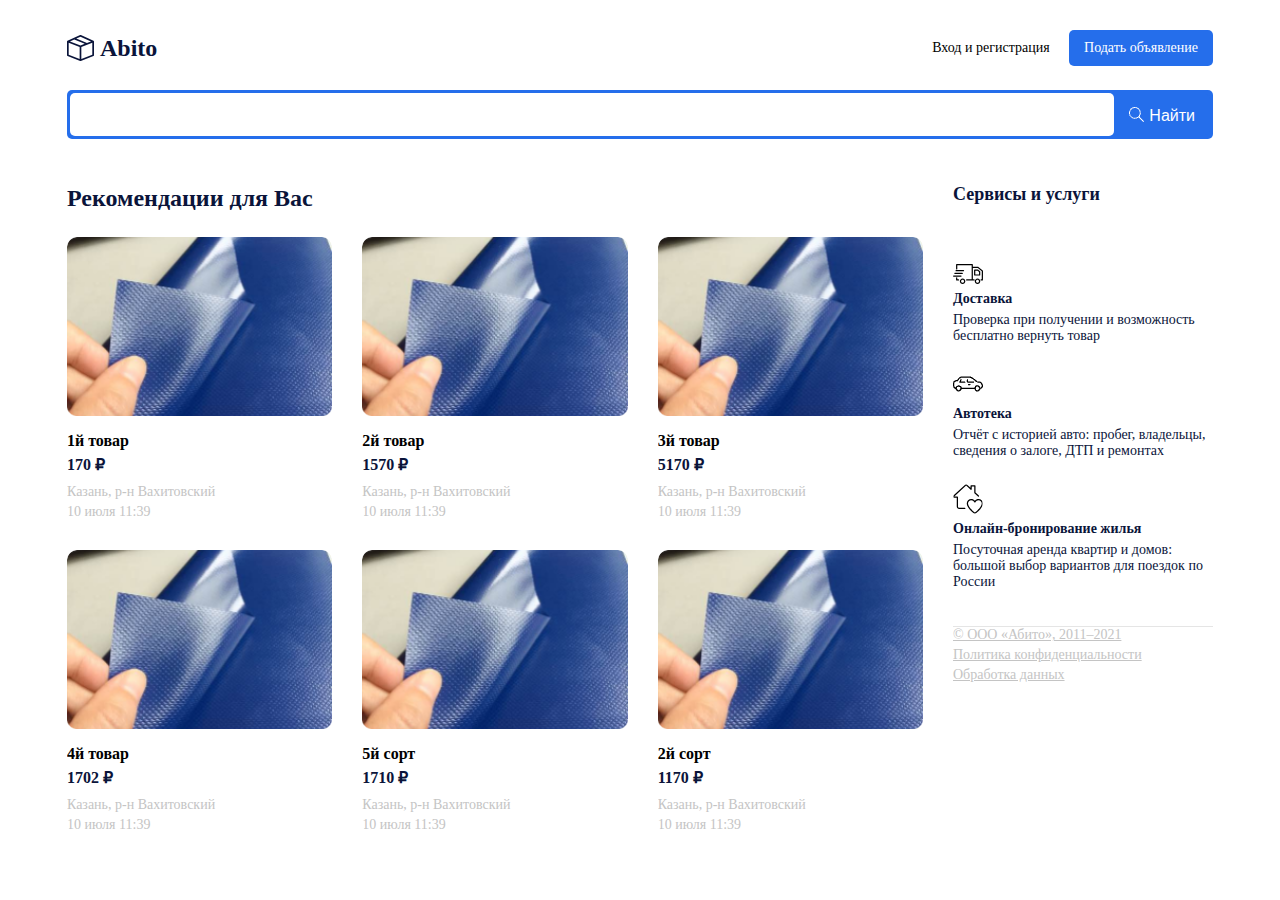
<file: Index.html>
<!DOCTYPE html>
<html lang="en">
  <head>
    <meta charset="UTF-8" />
    <meta name="viewport" content="width=device-width, initial-scale=1.0" />
    <link rel="stylesheet" href="style.css" />
    <title>Abito</title>
  </head>
  <body>
    <header>
      <div class="container">
        <div class="header-box">
          <a href="#" class="header-logo">
            <img src="./icon/kub.svg" alt="kub" />
            <span>Abito</span>
          </a>
          <div class="header-controls">
            <button class="btn btn-outline">Вход и регистрация</button>
            <button class="btn btn-primary">Подать объявление</button>
          </div>

          <div class="header-burger">
            <img src="./icon/Menu1.svg" alt="Menu1" />
          </div>
        </div>
      </div>
    </header>
    <main>
      <section class="search">
        <div class="container">
          <div class="search-box">
            <input type="text" />
            <button class="btn btn-primary search-btn">
              <img class="search-btn_icon" src="./icon/lupa.png" alt="lupa" />
              <span class="search-btn_text">Найти</span>
            </button>
          </div>
        </div>
      </section>
      <section class="content">
        <div class="container">
          <div class="content-box">
            <div class="content-main">
              <h2 class="content-main_title">Рекомендации для Вас</h2>
              <div class="content-main_list">
                <!-- <a href="product.html" class="content-main_list-item">
                  <img
                    class="content-main_list-item_img"
                    src="./img/plenka.png"
                    alt="plenka"
                  />
                  <h5 class="content-main_list-item_title">
                    Пвх материал 2й сорт
                  </h5>
                  <strong class="content-main_list-item_price">170 ₽</strong>
                  <div class="content-main_list-item-desc_box">
                    <span class="content-main_list-item_desc"
                      >Казань, р-н Вахитовский</span
                    >
                    <span class="content-main_list-item_desc"
                      >10 июля 11:39</span
                    >
                  </div>
                </a>
                <a href="product.html" class="content-main_list-item">
                  <img
                    class="content-main_list-item_img"
                    src="./img/plenka.png"
                    alt="plenka"
                  />
                  <h5 class="content-main_list-item_title">
                    Пвх материал 2й сорт
                  </h5>
                  <strong class="content-main_list-item_price">170 ₽</strong>
                  <div class="content-main_list-item-desc_box">
                    <span class="content-main_list-item_desc"
                      >Казань, р-н Вахитовский</span
                    >
                    <span class="content-main_list-item_desc"
                      >10 июля 11:39</span
                    >
                  </div>
                </a>
                <a href="product.html" class="content-main_list-item">
                  <img
                    class="content-main_list-item_img"
                    src="./img/plenka.png"
                    alt="plenka"
                  />
                  <h5 class="content-main_list-item_title">
                    Пвх материал 2й сорт
                  </h5>
                  <strong class="content-main_list-item_price">170 ₽</strong>
                  <div class="content-main_list-item-desc_box">
                    <span class="content-main_list-item_desc"
                      >Казань, р-н Вахитовский</span
                    >
                    <span class="content-main_list-item_desc"
                      >10 июля 11:39</span
                    >
                  </div>
                </a>
                <a href="product.html" class="content-main_list-item">
                  <img
                    class="content-main_list-item_img"
                    src="./img/plenka.png"
                    alt="plenka"
                  />
                  <h5 class="content-main_list-item_title">
                    Пвх материал 2й сорт
                  </h5>
                  <strong class="content-main_list-item_price">170 ₽</strong>
                  <div class="content-main_list-item-desc_box">
                    <span class="content-main_list-item_desc"
                      >Казань, р-н Вахитовский</span
                    >
                    <span class="content-main_list-item_desc"
                      >10 июля 11:39</span
                    >
                  </div>
                </a>
                <a href="product.html" class="content-main_list-item">
                  <img
                    class="content-main_list-item_img"
                    src="./img/plenka.png"
                    alt="plenka"
                  />
                  <h5 class="content-main_list-item_title">
                    Пвх материал 2й сорт
                  </h5>
                  <strong class="content-main_list-item_price">170 ₽</strong>
                  <div class="content-main_list-item-desc_box">
                    <span class="content-main_list-item_desc"
                      >Казань, р-н Вахитовский</span
                    >
                    <span class="content-main_list-item_desc"
                      >10 июля 11:39</span
                    >
                  </div>
                </a>
                <a href="product.html" class="content-main_list-item">
                  <img
                    class="content-main_list-item_img"
                    src="./img/plenka.png"
                    alt="plenka"
                  />
                  <h5 class="content-main_list-item_title">
                    Пвх материал 2й сорт
                  </h5>
                  <strong class="content-main_list-item_price">170 ₽</strong>
                  <div class="content-main_list-item-desc_box">
                    <span class="content-main_list-item_desc"
                      >Казань, р-н Вахитовский</span
                    >
                    <span class="content-main_list-item_desc"
                      >10 июля 11:39</span
                    >
                  </div>
                </a> -->
              </div>
            </div>
            <div class="content-side">
              <h3 class="content-side_title">Сервисы и услуги</h3>
              <div class="content-side_box">
                <div class="content-side_list">
                  <div class="content-side_list-item">
                    <img
                      class="content-side_list-img"
                      src="./icon/gruz.svg"
                      alt="gruz"
                    />
                    <h5 class="content-side_list-title">Доставка</h5>
                    <p class="content-side_list-text">
                      Проверка при получении и возможность бесплатно вернуть
                      товар
                    </p>
                  </div>
                  <div class="content-side_list-item">
                    <img
                      class="content-side_list-img"
                      src="./icon/avto.png"
                      alt="avto"
                    />
                    <h5 class="content-side_list-title">Автотека</h5>
                    <p class="content-side_list-text">
                      Отчёт с историей авто: пробег, владельцы, сведения о
                      залоге, ДТП и ремонтах
                    </p>
                  </div>
                  <div class="content-side_list-item">
                    <img
                      class="content-side_list-img"
                      src="./icon/love1.svg"
                      alt="love1"
                    />
                    <h5 class="content-side_list-title">
                      Онлайн-бронирование жилья
                    </h5>
                    <p class="content-side_list-text">
                      Посуточная аренда квартир и домов: большой выбор вариантов
                      для поездок по России
                    </p>
                  </div>
                </div>
                <div class="content-side_footer">
                  <p class="content-side_footer-item">
                    © ООО «Абито», 2011–2021
                  </p>
                  <a class="content-side_footer-item" href="#"
                    >Политика конфиденциальности</a
                  >
                  <a class="content-side_footer-item" href="#"
                    >Обработка данных</a
                  >
                </div>
              </div>
            </div>
          </div>
        </div>
      </section>
    </main>
    <script src="script.js"></script>
  </body>
</html>
</file>
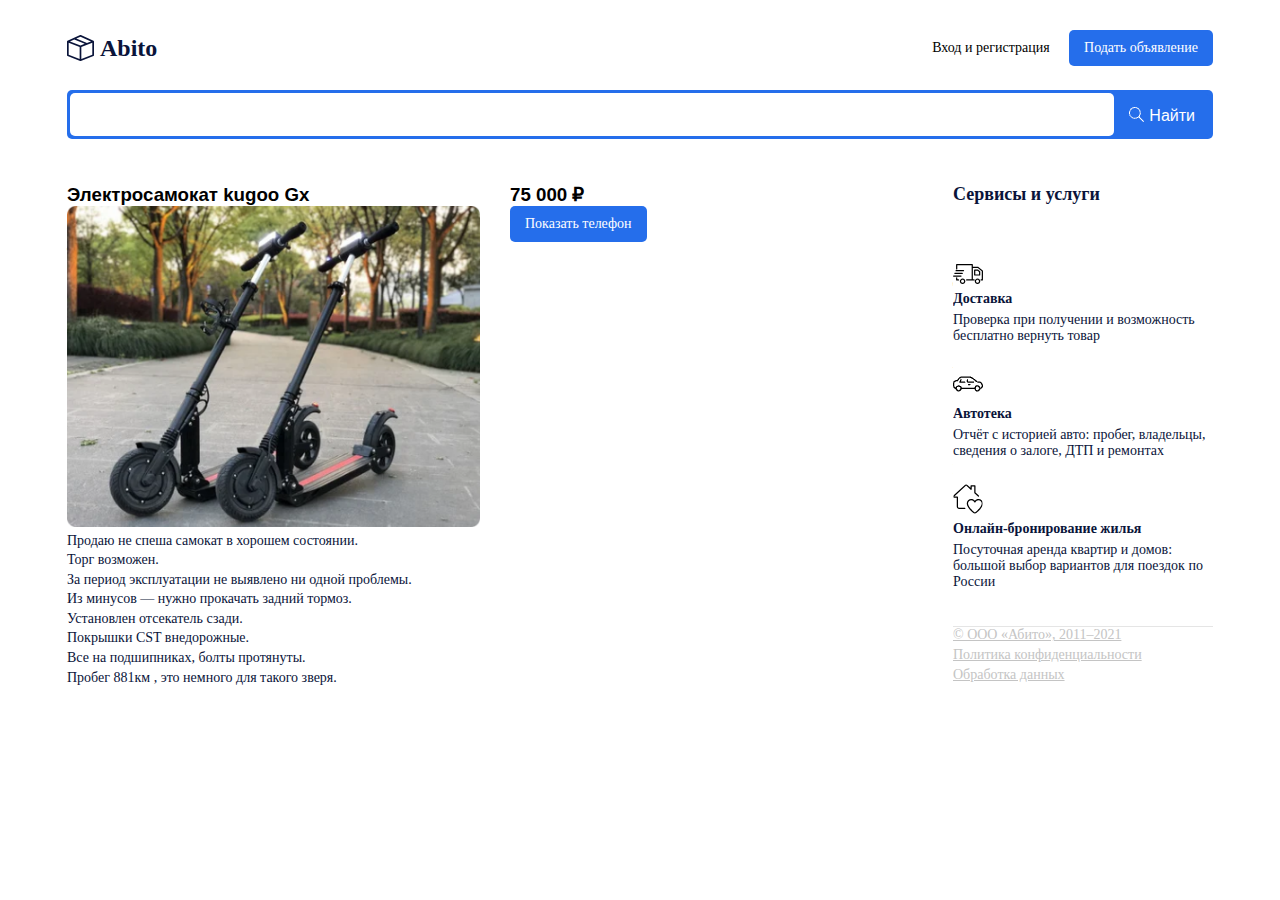
<file: product.html>
<!DOCTYPE html>
<html lang="en">
  <head>
    <meta charset="UTF-8" />
    <meta name="viewport" content="width=device-width, initial-scale=1.0" />
    <link rel="stylesheet" href="style.css" />
    <title>Abito</title>
  </head>
  <body>
    <header>
      <div class="container">
        <div class="header-box">
          <a href="Index.html" class="header-logo">
            <img src="./icon/kub.svg" alt="kub" />
            <span>Abito</span>
          </a>
          <div class="header-controls">
            <button class="btn btn-outline">Вход и регистрация</button>
            <button class="btn btn-primary">Подать объявление</button>
          </div>

          <div class="header-burger">
            <img src="./icon/Menu1.svg" alt="Menu1" />
          </div>
        </div>
      </div>
    </header>
    <main>
      <section class="search">
        <div class="container">
          <div class="search-box">
            <input type="text" />
            <button class="btn btn-primary search-btn">
              <img class="search-btn_icon" src="./icon/lupa.png" alt="lupa" />
              <span class="search-btn_text">Найти</span>
            </button>
          </div>
        </div>
      </section>
      <section class="content">
        <div class="container">
          <div class="content-box">
            <div class="content-product">
              <div class="content-product_left">
                <h3 class="content-product_title">Электросамокат kugoo Gx</h3>
                <img
                  class="content-product_img"
                  src="./img/samokat.png"
                  alt="samokat"
                />
                <p class="content-product_text">
                  Продаю не спеша самокат в хорошем состоянии. <br />
                  Торг возможен. <br />
                  За период эксплуатации не выявлено ни одной проблемы. <br />
                  Из минусов — нужно прокачать задний тормоз. <br />
                  Установлен отсекатель сзади. <br />
                  Покрышки CST внедорожные. <br />
                  Все на подшипниках, болты протянуты. <br />
                  Пробег 881км , это немного для такого зверя.
                </p>
              </div>
              <div class="content-product_right">
                <h3 class="content-product_price">75 000 ₽</h3>
                <button class="btn btn-primary btn-large">
                  Показать телефон
                </button>
              </div>
            </div>
            <div class="content-side">
              <h3 class="content-side_title">Сервисы и услуги</h3>
              <div class="content-side_box">
                <div class="content-side_list">
                  <div class="content-side_list-item">
                    <img
                      class="content-side_list-img"
                      src="./icon/gruz.svg"
                      alt="gruz"
                    />
                    <h5 class="content-side_list-title">Доставка</h5>
                    <p class="content-side_list-text">
                      Проверка при получении и возможность бесплатно вернуть
                      товар
                    </p>
                  </div>
                  <div class="content-side_list-item">
                    <img
                      class="content-side_list-img"
                      src="./icon/avto.png"
                      alt="avto"
                    />
                    <h5 class="content-side_list-title">Автотека</h5>
                    <p class="content-side_list-text">
                      Отчёт с историей авто: пробег, владельцы, сведения о
                      залоге, ДТП и ремонтах
                    </p>
                  </div>
                  <div class="content-side_list-item">
                    <img
                      class="content-side_list-img"
                      src="./icon/love1.svg"
                      alt="love1"
                    />
                    <h5 class="content-side_list-title">
                      Онлайн-бронирование жилья
                    </h5>
                    <p class="content-side_list-text">
                      Посуточная аренда квартир и домов: большой выбор вариантов
                      для поездок по России
                    </p>
                  </div>
                </div>
                <div class="content-side_footer">
                  <p class="content-side_footer-item">
                    © ООО «Абито», 2011–2021
                  </p>
                  <a class="content-side_footer-item" href="#"
                    >Политика конфиденциальности</a
                  >
                  <a class="content-side_footer-item" href="#"
                    >Обработка данных</a
                  >
                </div>
              </div>
            </div>
          </div>
        </div>
      </section>
    </main>
    <script src="script.js"></script>
  </body>
</html>
</file>
<file: style.css>
* {
  margin: 0;
  padding: 0;
  box-sizing: border-box;
  font-family: sans-serif;
}
.container {
  max-width: 1170px;
  padding: 0 12px;
  margin: 0 auto;
}

.header-box {
  padding-top: 30px;
  padding-bottom: 24px;
  display: flex;
  justify-content: space-between;
  align-items: center;
}

.header-logo {
  display: flex;
  justify-content: flex-start;
  gap: 6px;
  align-items: center;
  text-decoration: none;
}

.header-logo span {
  color: rgb(10, 20, 58);
  font-family: Roboto;
  font-size: 24px;
  font-weight: 700;
  line-height: 28px;
  letter-spacing: 0%;
  text-align: left;
}

.header-burger {
  width: 30px;
  height: 19px;
  display: none;
}

.btn {
  padding: 10px 15px 10px 15px;
  border-radius: 5px;
  border: none;
}

.btn-outline {
  font-family: Roboto;
  font-size: 14px;
  font-weight: 400;
  line-height: 16px;
  text-align: center;
  background-color: transparent;
  cursor: pointer;
}

.btn-primary {
  color: rgb(255, 255, 255);
  font-family: Roboto;
  font-size: 14px;
  font-weight: 400;
  line-height: 16px;
  text-align: center;
  background: rgb(37, 110, 235);
}

.search {
  margin-bottom: 45px;
}

.search-box {
  width: 100%;
  border-radius: 5px;
  background-color: rgb(37, 110, 235);
  padding: 3px;
  display: flex;
  align-items: center;
  justify-content: flex-start;
}

.search-box input {
  flex-grow: 1;
  padding: 14px 22px;
  border-radius: 5px;
  outline: none;
  border: none;
  min-width: 0;
}

.search-btn {
  display: flex;
  align-items: center;
  gap: 3px;
}

.search-btn .search-btn_text {
  margin-left: 2px;
  padding-top: 2px;
  font-size: 16px;
  line-height: 19px;
}

.search-btn .search-btn_icon {
  width: 15px;
  height: 15px;
}

.content-box {
  display: flex;
  justify-content: space-between;
  align-items: flex-start;
  gap: 30px;
}

.content {
  padding-bottom: 50px;
}

.content-main {
  flex-grow: 1;
}

.content-side {
  width: 260px;
  min-width: 260px;
}

.content-main_title {
  color: rgb(10, 20, 58);
  font-family: Roboto;
  font-size: 24px;
  font-weight: 700;
  line-height: 28px;
  text-align: left;
  margin-top: 0;
  margin-bottom: 25px;
}

.content-main_list {
  display: flex;
  justify-content: space-between;
  flex-wrap: wrap;
  row-gap: 30px;
}

.content-main_list-item {
  width: calc((100% - 60px) / 3);
  display: flex;
  flex-direction: column;
  align-items: flex-start;
  border-radius: 10px;
  overflow: hidden;
  text-decoration: none;
}

.content-main_list-item_img {
  width: 100%;
}

.content-main_list-item_title {
  margin-top: 15px;
  margin-bottom: 5px;
  color: #000;
  font-family: Roboto;
  font-size: 16px;
  font-weight: 700;
  line-height: 19px;
  text-align: left;
}

.content-main_list-item:hover .content-main_list-item_title {
  color: rgb(37, 110, 235);
}

.content-main_list-item_price {
  color: rgb(10, 20, 58);
  font-family: Roboto;
  font-size: 16px;
  font-weight: 700;
  line-height: 19px;
  text-align: left;
  margin-bottom: 10px;
}

.content-main_list-item-desc_box {
  display: flex;
  flex-direction: column;
  gap: 4px;
}

.content-main_list-item_desc {
  color: rgb(196, 196, 196);
  font-family: Roboto;
  font-size: 14px;
  font-weight: 400;
  line-height: 16px;
  text-align: left;
}

.content-side_title {
  color: rgb(10, 20, 58);
  font-family: Roboto;
  font-size: 18px;
  font-weight: 700;
  line-height: 21px;
  text-align: left;
  margin-bottom: 23px;
}

.content-side_list {
  display: flex;
  flex-direction: column;
  justify-content: space-between;
  gap: 25px;
  height: 100%;
  border-bottom: 1px solid rgb(229, 229, 229);
  padding-bottom: 36px;
  padding-top: 36px;
}

.content-side_list-title {
  margin-top: 7px;
  margin-bottom: 5px;
  color: rgb(10, 20, 58);
  font-family: Roboto;
  font-size: 14px;
  font-weight: 700;
  line-height: 16px;
  text-align: left;
}

.content-side_list-text {
  color: rgb(10, 20, 58);
  font-family: Roboto;
  font-size: 14px;
  font-weight: 400;
  line-height: 16px;
  text-align: left;
}

.content-side_list-item {
  display: flex;
  flex-direction: column;
  align-items: flex-start;
}

.content-side_footer {
  display: flex;
  flex-direction: column;
  justify-content: flex-end;
  gap: 4px;
  height: 100%;
}

.content-side_footer-item {
  color: rgb(196, 196, 196);
  margin: 0;
  font-family: Roboto;
  font-size: 14px;
  font-weight: 400;
  line-height: 16px;
  text-align: left;
  text-decoration-line: underline;
}

.content-product {
  display: flex;
  flex-grow: 1;
  gap: 30px;
}

.content-product_left {
  flex-basis: 50%;
}

.content-product_right {
  flex-basis: 50%;
}

.content-product_title .content-product_price {
  color: rgb(10, 20, 58);
  font-family: Roboto;
  font-size: 24px;
  font-weight: 700;
  line-height: 28px;
  text-align: left;
}

.content-product_img {
  width: 100%;
}

.content-product_text {
  color: rgb(10, 20, 58);
  font-family: Roboto;
  font-size: 14px;
  font-weight: 400;
  line-height: 140%;
  text-align: left;
}

@media (max-width: 1200px) {
  .container {
    max-width: 930px;
  }
  .content-main_list-item {
    width: calc((100% - 30px) / 2);
  }
}

@media (max-width: 991px) {
  .container {
    max-width: 730px;
  }

  .content-box {
    flex-direction: column;
    justify-content: start;
  }

  .content-main {
    width: 100%;
  }

  .content-side {
    width: 100%;
  }

  .content-product {
    font-display: column;
    width: 100%;
  }

  .content-product_left {
    flex-basis: 100%;
    width: 100%;
  }

  .content-product_right {
    flex-basis: 100%;
    width: 100%;
  }
}

@media (max-width: 786px) {
  .container {
    max-width: 100%;
  }

  .header-burger {
    display: block;
  }

  .header-controls {
    display: none;
  }

  .search-btn_text {
    display: none;
  }
}

@media (max-width: 480px) {
  .content-main_list-item {
    width: 100%;
  }
}
</file>
